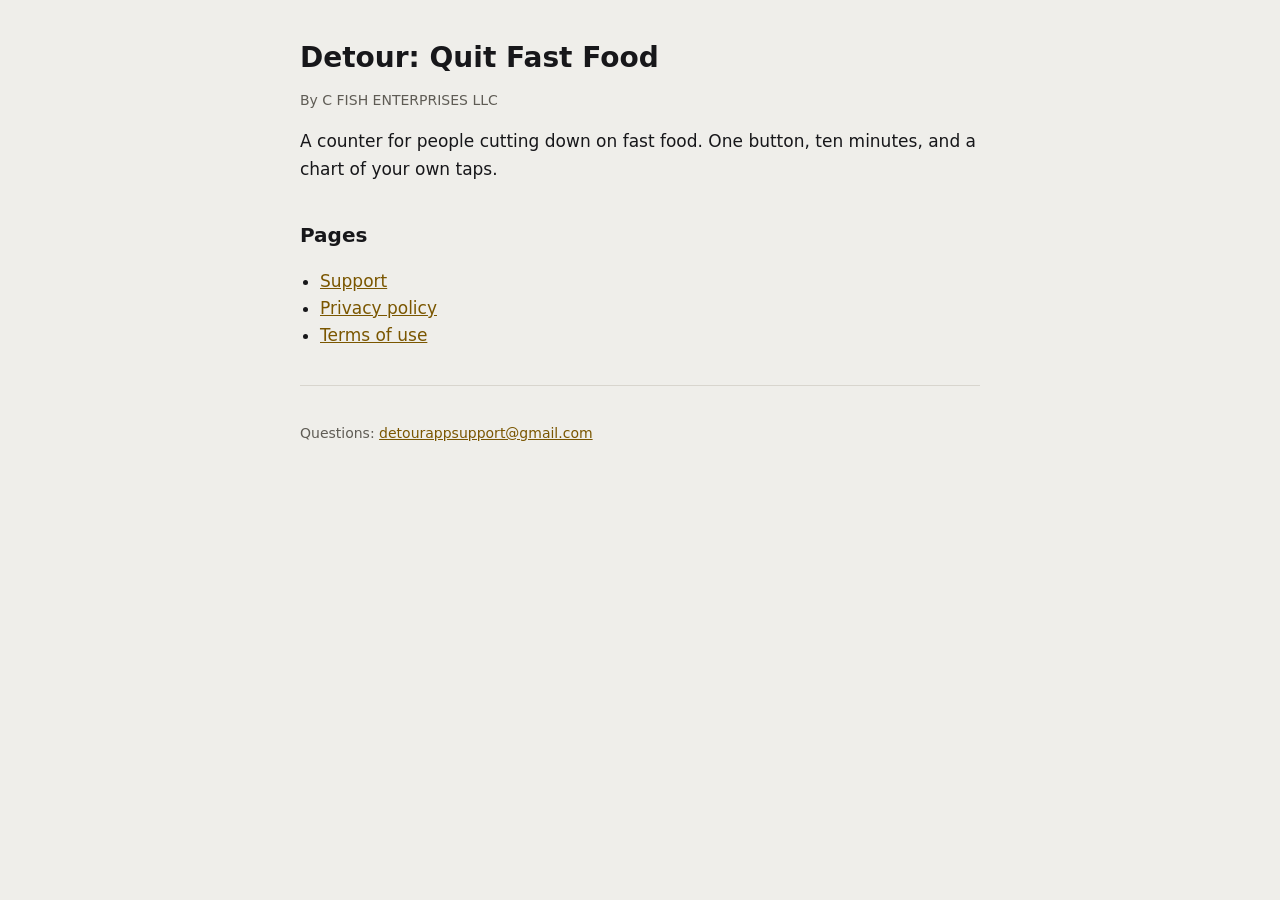
<file: index.html>
<!doctype html>
<html lang="en">
<head>
<meta charset="utf-8">
<meta name="viewport" content="width=device-width, initial-scale=1">
<title>Detour</title>
<link rel="stylesheet" href="style.css">
</head>
<body>
<main>
<h1>Detour: Quit Fast Food</h1>
<p class="quiet">By C FISH ENTERPRISES LLC</p>
<p>A counter for people cutting down on fast food. One button, ten minutes, and a chart of your own taps.</p>
<h2>Pages</h2>
<ul>
  <li><a href="support.html">Support</a></li>
  <li><a href="privacy.html">Privacy policy</a></li>
  <li><a href="terms.html">Terms of use</a></li>
</ul>
<hr>
<p class="quiet">Questions: <a href="mailto:detourappsupport@gmail.com">detourappsupport@gmail.com</a></p>
</main>
</body>
</html>
</file>
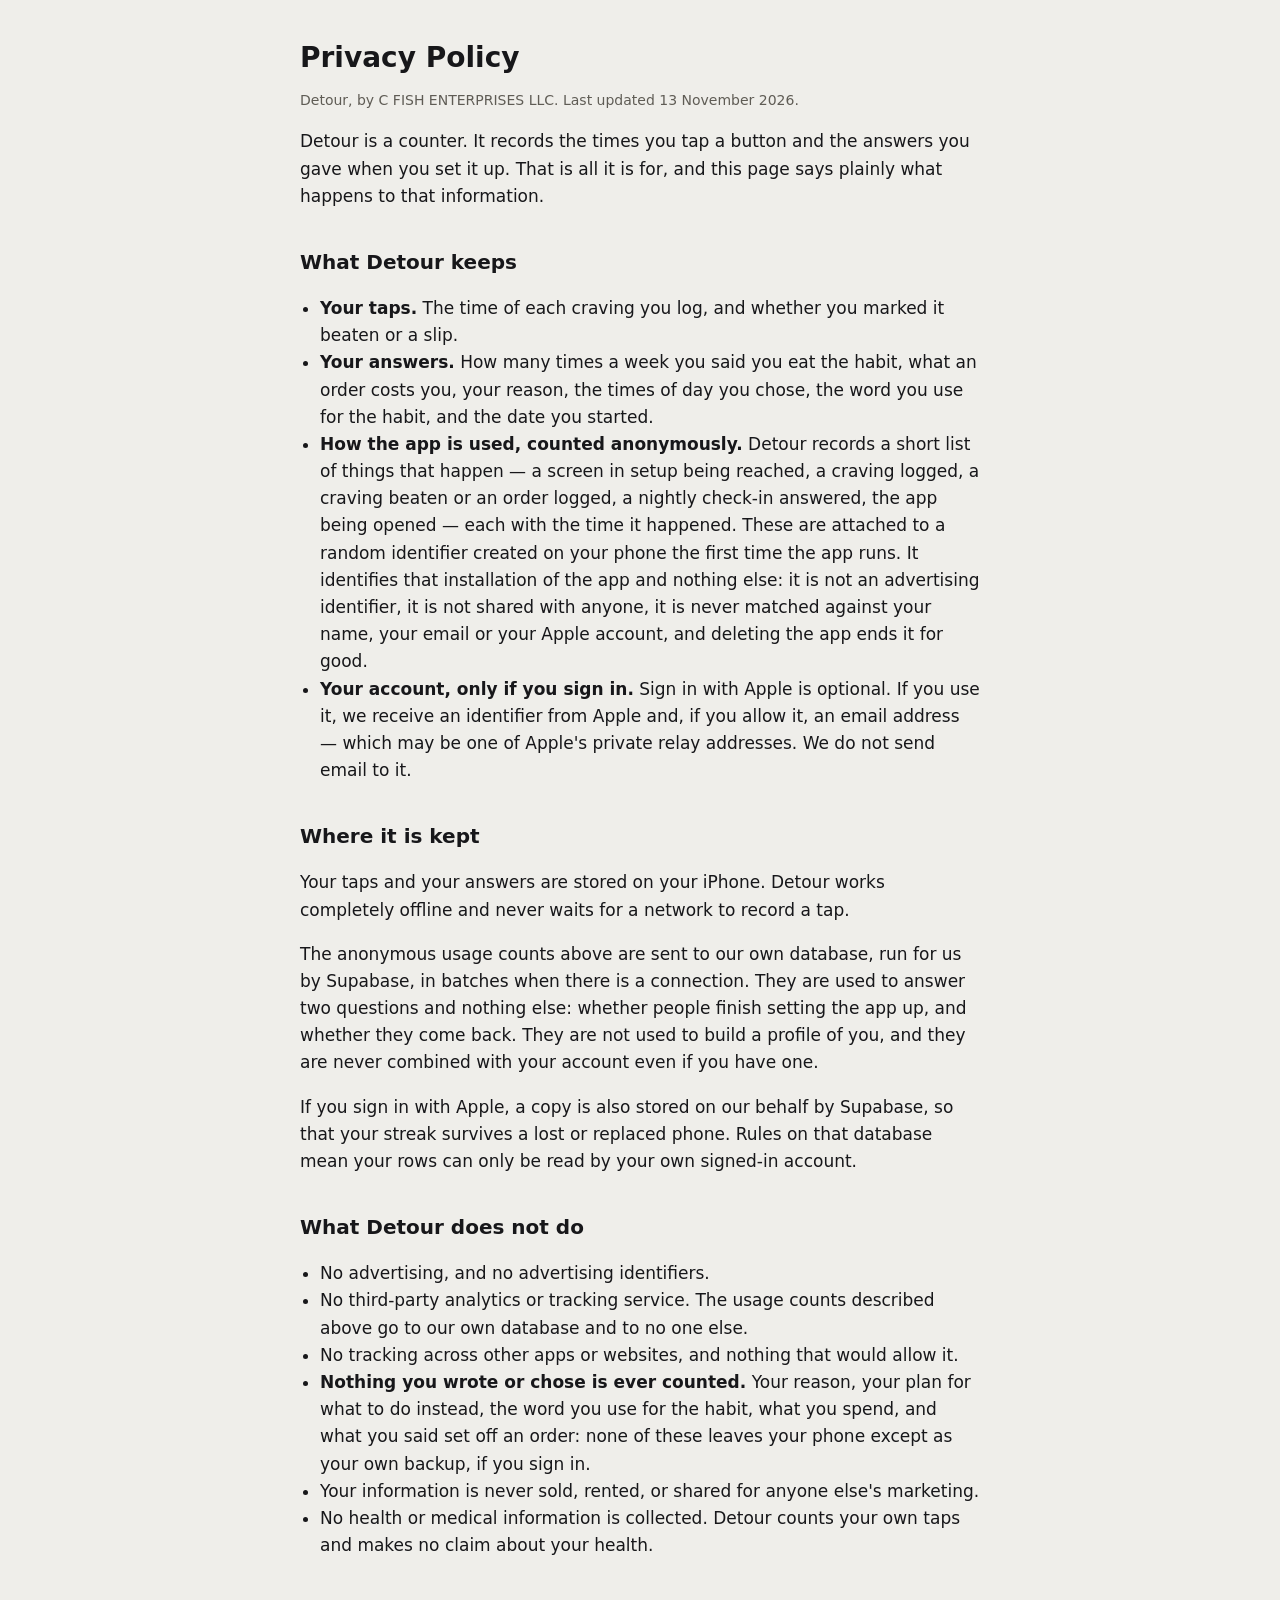
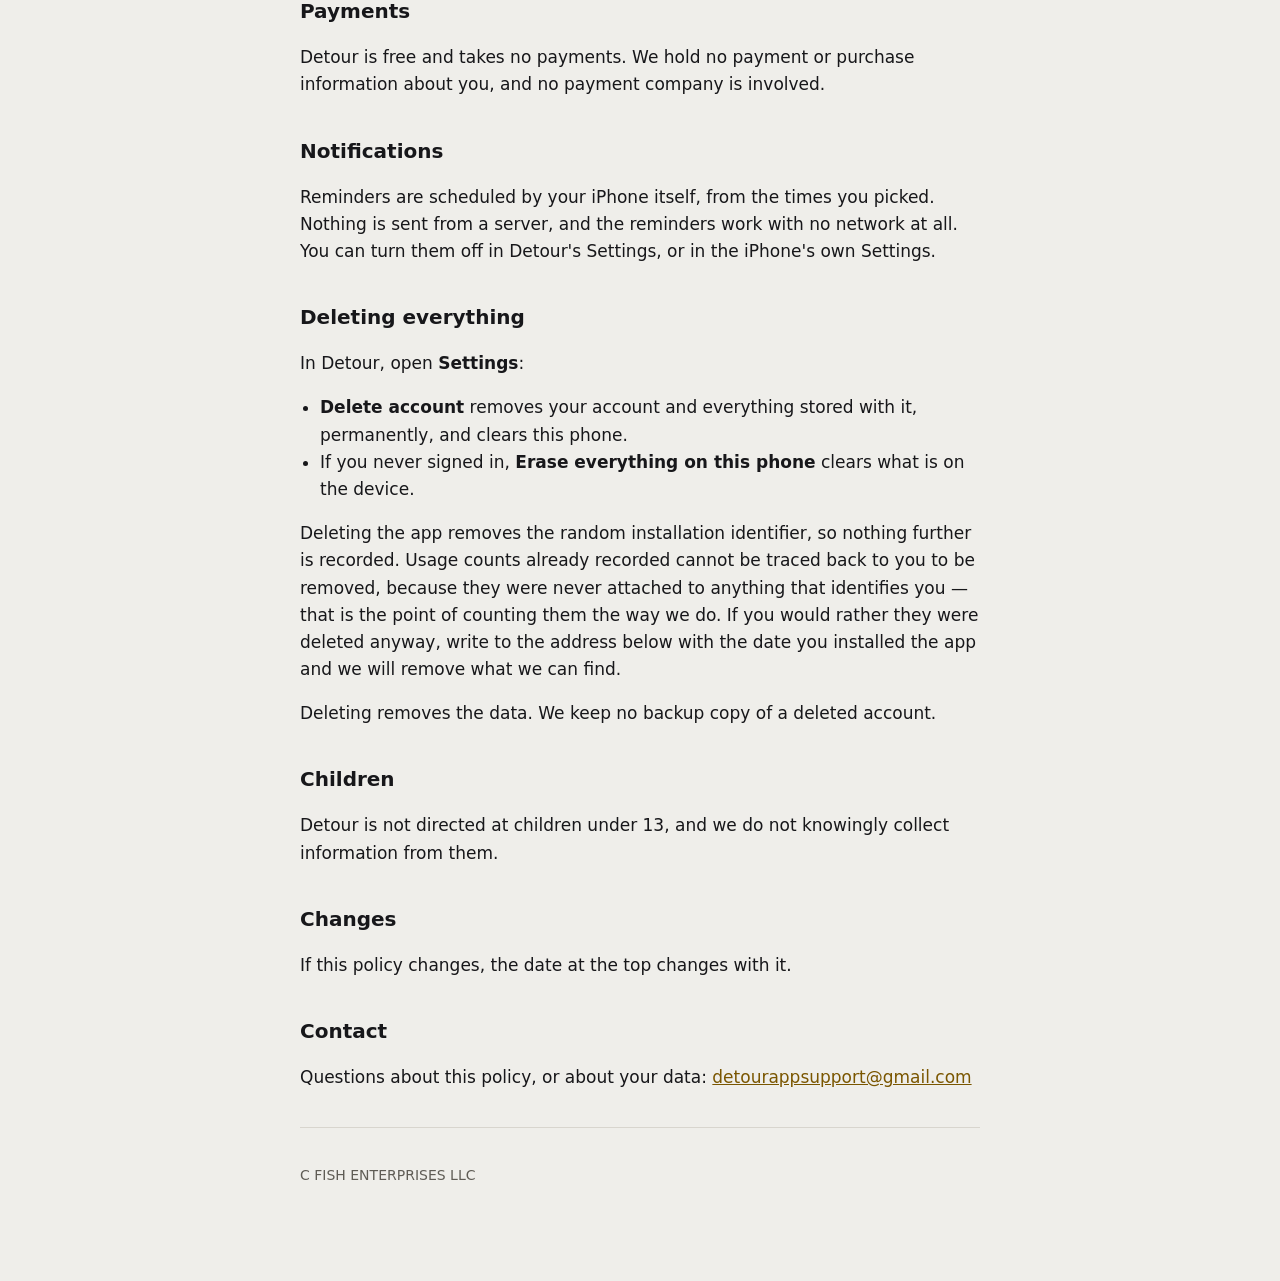
<file: privacy.html>
<!doctype html>
<html lang="en">
<head>
<meta charset="utf-8">
<meta name="viewport" content="width=device-width, initial-scale=1">
<title>Detour — Privacy Policy</title>
<link rel="stylesheet" href="style.css">
</head>
<body>
<main>

<h1>Privacy Policy</h1>
<p class="quiet">Detour, by C FISH ENTERPRISES LLC. Last updated 13 November 2026.</p>

<p>Detour is a counter. It records the times you tap a button and the answers you gave when you set it up. That is all it is for, and this page says plainly what happens to that information.</p>

<h2>What Detour keeps</h2>
<ul>
  <li><strong>Your taps.</strong> The time of each craving you log, and whether you marked it beaten or a slip.</li>
  <li><strong>Your answers.</strong> How many times a week you said you eat the habit, what an order costs you, your reason, the times of day you chose, the word you use for the habit, and the date you started.</li>
  <li><strong>How the app is used, counted anonymously.</strong> Detour records a short list of things that happen — a screen in setup being reached, a craving logged, a craving beaten or an order logged, a nightly check-in answered, the app being opened — each with the time it happened. These are attached to a random identifier created on your phone the first time the app runs. It identifies that installation of the app and nothing else: it is not an advertising identifier, it is not shared with anyone, it is never matched against your name, your email or your Apple account, and deleting the app ends it for good.</li>
  <li><strong>Your account, only if you sign in.</strong> Sign in with Apple is optional. If you use it, we receive an identifier from Apple and, if you allow it, an email address — which may be one of Apple's private relay addresses. We do not send email to it.</li>
</ul>

<h2>Where it is kept</h2>
<p>Your taps and your answers are stored on your iPhone. Detour works completely offline and never waits for a network to record a tap.</p>
<p>The anonymous usage counts above are sent to our own database, run for us by Supabase, in batches when there is a connection. They are used to answer two questions and nothing else: whether people finish setting the app up, and whether they come back. They are not used to build a profile of you, and they are never combined with your account even if you have one.</p>
<p>If you sign in with Apple, a copy is also stored on our behalf by Supabase, so that your streak survives a lost or replaced phone. Rules on that database mean your rows can only be read by your own signed-in account.</p>

<h2>What Detour does not do</h2>
<ul>
  <li>No advertising, and no advertising identifiers.</li>
  <li>No third-party analytics or tracking service. The usage counts described above go to our own database and to no one else.</li>
  <li>No tracking across other apps or websites, and nothing that would allow it.</li>
  <li><strong>Nothing you wrote or chose is ever counted.</strong> Your reason, your plan for what to do instead, the word you use for the habit, what you spend, and what you said set off an order: none of these leaves your phone except as your own backup, if you sign in.</li>
  <li>Your information is never sold, rented, or shared for anyone else's marketing.</li>
  <li>No health or medical information is collected. Detour counts your own taps and makes no claim about your health.</li>
</ul>

<h2>Payments</h2>
<p>Detour is free and takes no payments. We hold no payment or purchase information about you, and no payment company is involved.</p>

<h2>Notifications</h2>
<p>Reminders are scheduled by your iPhone itself, from the times you picked. Nothing is sent from a server, and the reminders work with no network at all. You can turn them off in Detour's Settings, or in the iPhone's own Settings.</p>

<h2>Deleting everything</h2>
<p>In Detour, open <strong>Settings</strong>:</p>
<ul>
  <li><strong>Delete account</strong> removes your account and everything stored with it, permanently, and clears this phone.</li>
  <li>If you never signed in, <strong>Erase everything on this phone</strong> clears what is on the device.</li>
</ul>
<p>Deleting the app removes the random installation identifier, so nothing further is recorded. Usage counts already recorded cannot be traced back to you to be removed, because they were never attached to anything that identifies you — that is the point of counting them the way we do. If you would rather they were deleted anyway, write to the address below with the date you installed the app and we will remove what we can find.</p>
<p>Deleting removes the data. We keep no backup copy of a deleted account.</p>

<h2>Children</h2>
<p>Detour is not directed at children under 13, and we do not knowingly collect information from them.</p>

<h2>Changes</h2>
<p>If this policy changes, the date at the top changes with it.</p>

<h2>Contact</h2>
<p>Questions about this policy, or about your data: <a href="mailto:detourappsupport@gmail.com">detourappsupport@gmail.com</a></p>

<hr>
<p class="quiet">C FISH ENTERPRISES LLC</p>

</main>
</body>
</html>
</file>
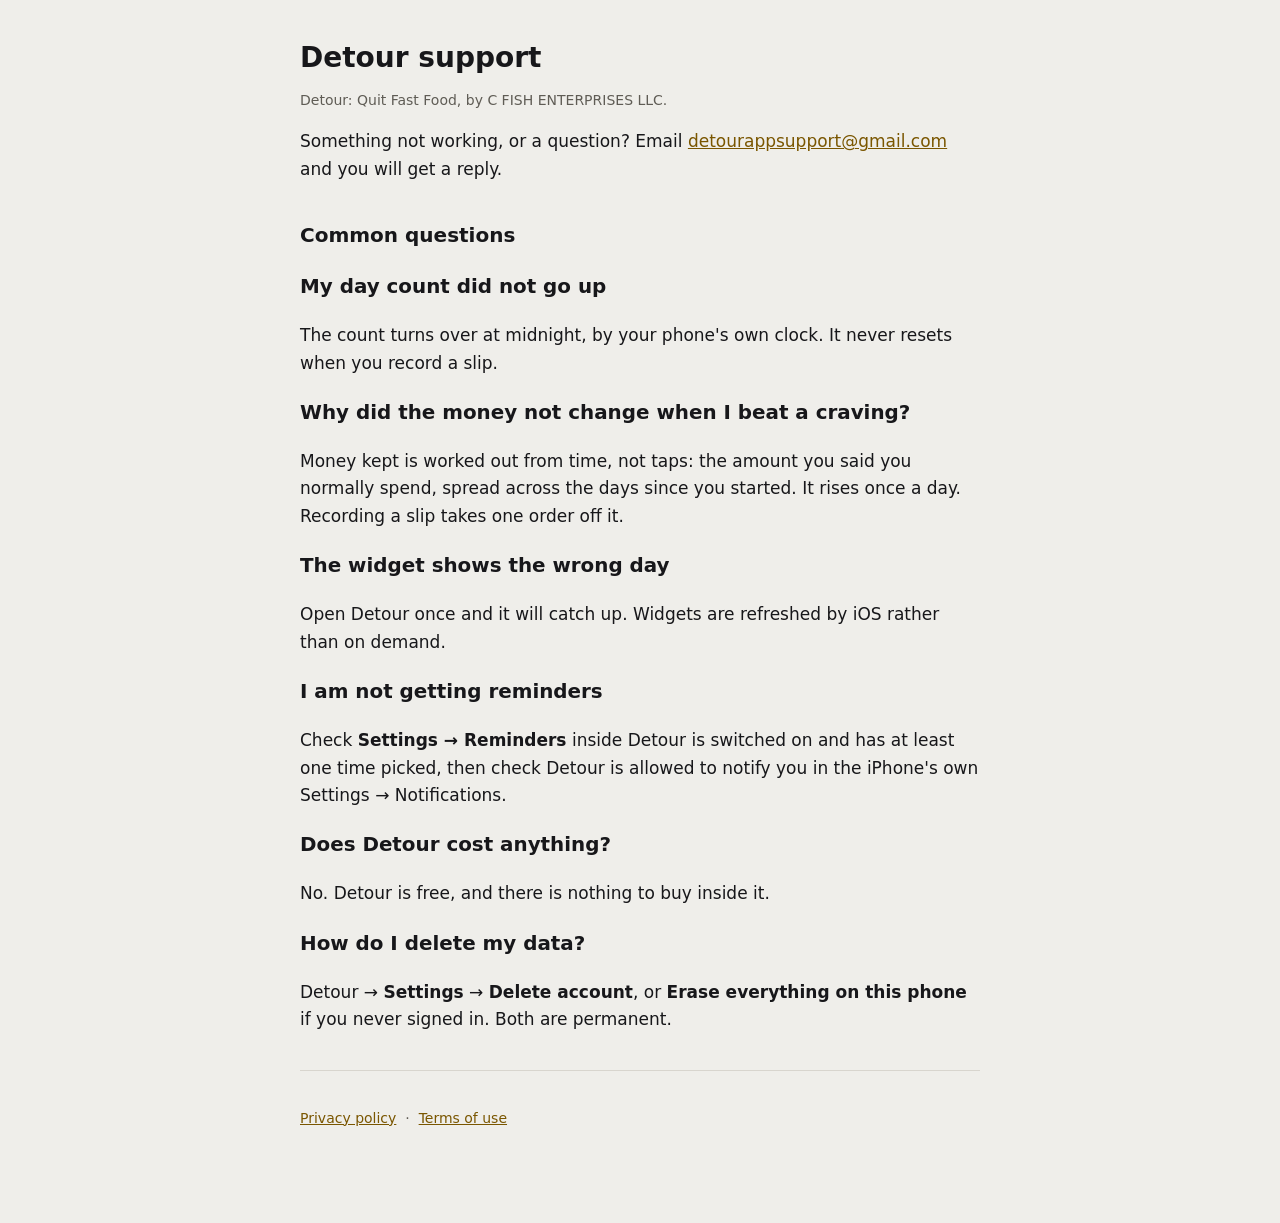
<file: support.html>
<!doctype html>
<html lang="en">
<head>
<meta charset="utf-8">
<meta name="viewport" content="width=device-width, initial-scale=1">
<title>Detour — Support</title>
<link rel="stylesheet" href="style.css">
</head>
<body>
<main>

<h1>Detour support</h1>
<p class="quiet">Detour: Quit Fast Food, by C FISH ENTERPRISES LLC.</p>

<p>Something not working, or a question? Email <a href="mailto:detourappsupport@gmail.com">detourappsupport@gmail.com</a> and you will get a reply.</p>

<h2>Common questions</h2>

<h3>My day count did not go up</h3>
<p>The count turns over at midnight, by your phone's own clock. It never resets when you record a slip.</p>

<h3>Why did the money not change when I beat a craving?</h3>
<p>Money kept is worked out from time, not taps: the amount you said you normally spend, spread across the days since you started. It rises once a day. Recording a slip takes one order off it.</p>

<h3>The widget shows the wrong day</h3>
<p>Open Detour once and it will catch up. Widgets are refreshed by iOS rather than on demand.</p>

<h3>I am not getting reminders</h3>
<p>Check <strong>Settings → Reminders</strong> inside Detour is switched on and has at least one time picked, then check Detour is allowed to notify you in the iPhone's own Settings → Notifications.</p>

<h3>Does Detour cost anything?</h3>
<p>No. Detour is free, and there is nothing to buy inside it.</p>

<h3>How do I delete my data?</h3>
<p>Detour → <strong>Settings</strong> → <strong>Delete account</strong>, or <strong>Erase everything on this phone</strong> if you never signed in. Both are permanent.</p>

<hr>
<p class="quiet">
  <a href="privacy.html">Privacy policy</a> &nbsp;·&nbsp;
  <a href="terms.html">Terms of use</a>
</p>

</main>
</body>
</html>
</file>
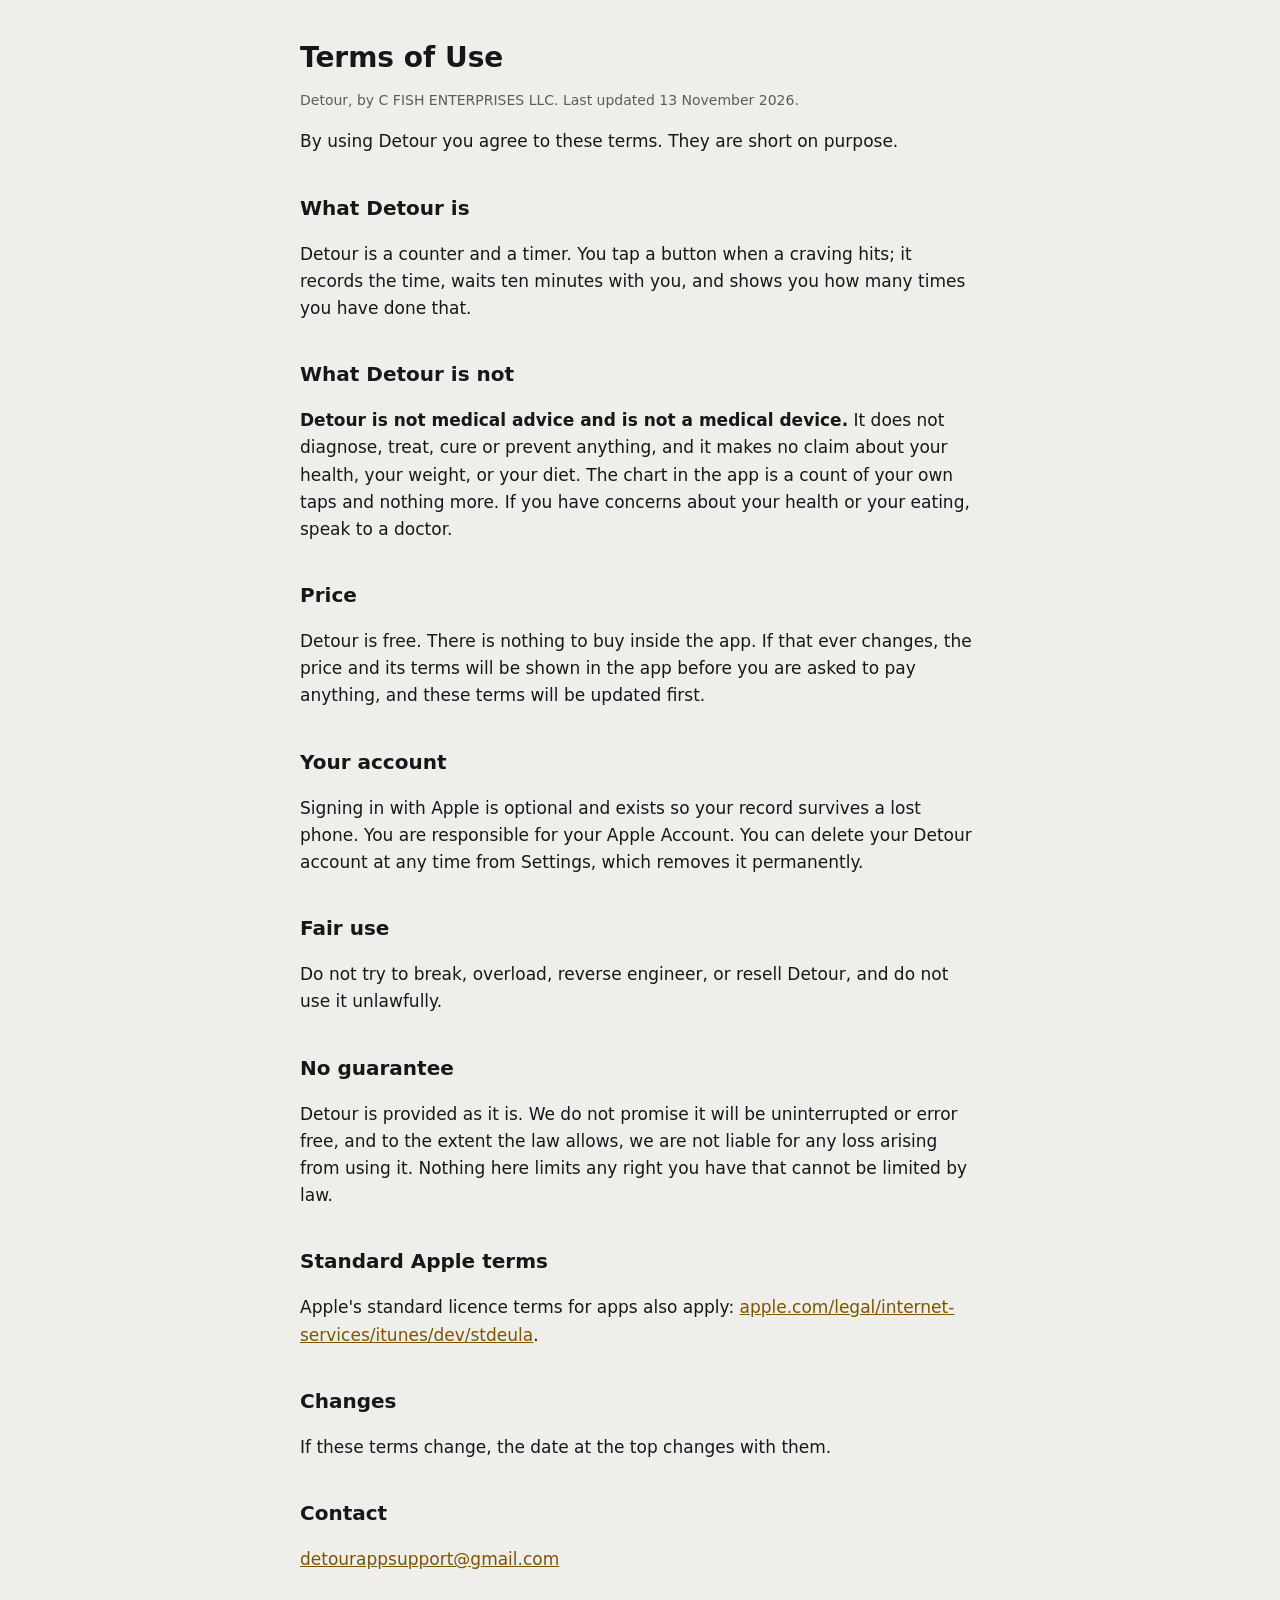
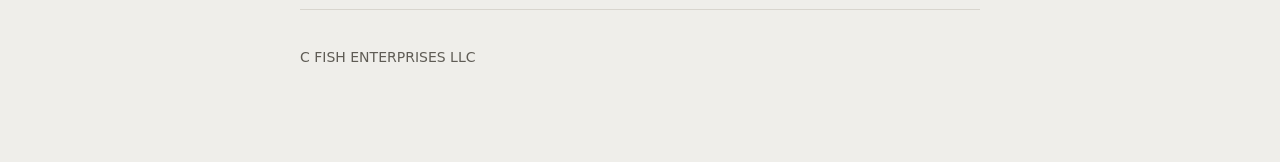
<file: terms.html>
<!doctype html>
<html lang="en">
<head>
<meta charset="utf-8">
<meta name="viewport" content="width=device-width, initial-scale=1">
<title>Detour — Terms of Use</title>
<link rel="stylesheet" href="style.css">
</head>
<body>
<main>

<h1>Terms of Use</h1>
<p class="quiet">Detour, by C FISH ENTERPRISES LLC. Last updated 13 November 2026.</p>

<p>By using Detour you agree to these terms. They are short on purpose.</p>

<h2>What Detour is</h2>
<p>Detour is a counter and a timer. You tap a button when a craving hits; it records the time, waits ten minutes with you, and shows you how many times you have done that.</p>

<h2>What Detour is not</h2>
<p><strong>Detour is not medical advice and is not a medical device.</strong> It does not diagnose, treat, cure or prevent anything, and it makes no claim about your health, your weight, or your diet. The chart in the app is a count of your own taps and nothing more. If you have concerns about your health or your eating, speak to a doctor.</p>

<h2>Price</h2>
<p>Detour is free. There is nothing to buy inside the app. If that ever changes, the price and its terms will be shown in the app before you are asked to pay anything, and these terms will be updated first.</p>

<h2>Your account</h2>
<p>Signing in with Apple is optional and exists so your record survives a lost phone. You are responsible for your Apple Account. You can delete your Detour account at any time from Settings, which removes it permanently.</p>

<h2>Fair use</h2>
<p>Do not try to break, overload, reverse engineer, or resell Detour, and do not use it unlawfully.</p>

<h2>No guarantee</h2>
<p>Detour is provided as it is. We do not promise it will be uninterrupted or error free, and to the extent the law allows, we are not liable for any loss arising from using it. Nothing here limits any right you have that cannot be limited by law.</p>

<h2>Standard Apple terms</h2>
<p>Apple's standard licence terms for apps also apply: <a href="https://www.apple.com/legal/internet-services/itunes/dev/stdeula/">apple.com/legal/internet-services/itunes/dev/stdeula</a>.</p>

<h2>Changes</h2>
<p>If these terms change, the date at the top changes with them.</p>

<h2>Contact</h2>
<p><a href="mailto:detourappsupport@gmail.com">detourappsupport@gmail.com</a></p>

<hr>
<p class="quiet">C FISH ENTERPRISES LLC</p>

</main>
</body>
</html>
</file>
<file: style.css>
/* Detour's Darkroom palette, so the legal pages look like the app. */
:root {
  --background: #EFEEEA;
  --surface: #FAF9F6;
  --text: #17171A;
  --quiet: #5F5C55;
  --accent: #7A5600;
  --divider: #D8D5CE;
}
@media (prefers-color-scheme: dark) {
  :root {
    --background: #17171A;
    --surface: #232327;
    --text: #F4F1EA;
    --quiet: #B9B5AC;
    --accent: #F2C14E;
    --divider: #2E2E34;
  }
}
* { box-sizing: border-box; }
body {
  margin: 0;
  padding: 40px 16px 80px;
  background: var(--background);
  color: var(--text);
  font-family: -apple-system, BlinkMacSystemFont, "Segoe UI", system-ui, sans-serif;
  font-size: 17px;
  line-height: 1.6;
}
main { max-width: 680px; margin: 0 auto; }
h1 { font-size: 28px; line-height: 1.25; margin: 0 0 8px; }
h2 { font-size: 20px; margin: 36px 0 8px; }
p, li { color: var(--text); }
.quiet { color: var(--quiet); font-size: 14px; }
a { color: var(--accent); }
ul { padding-left: 20px; }
hr { border: 0; border-top: 1px solid var(--divider); margin: 36px 0; }
</file>
